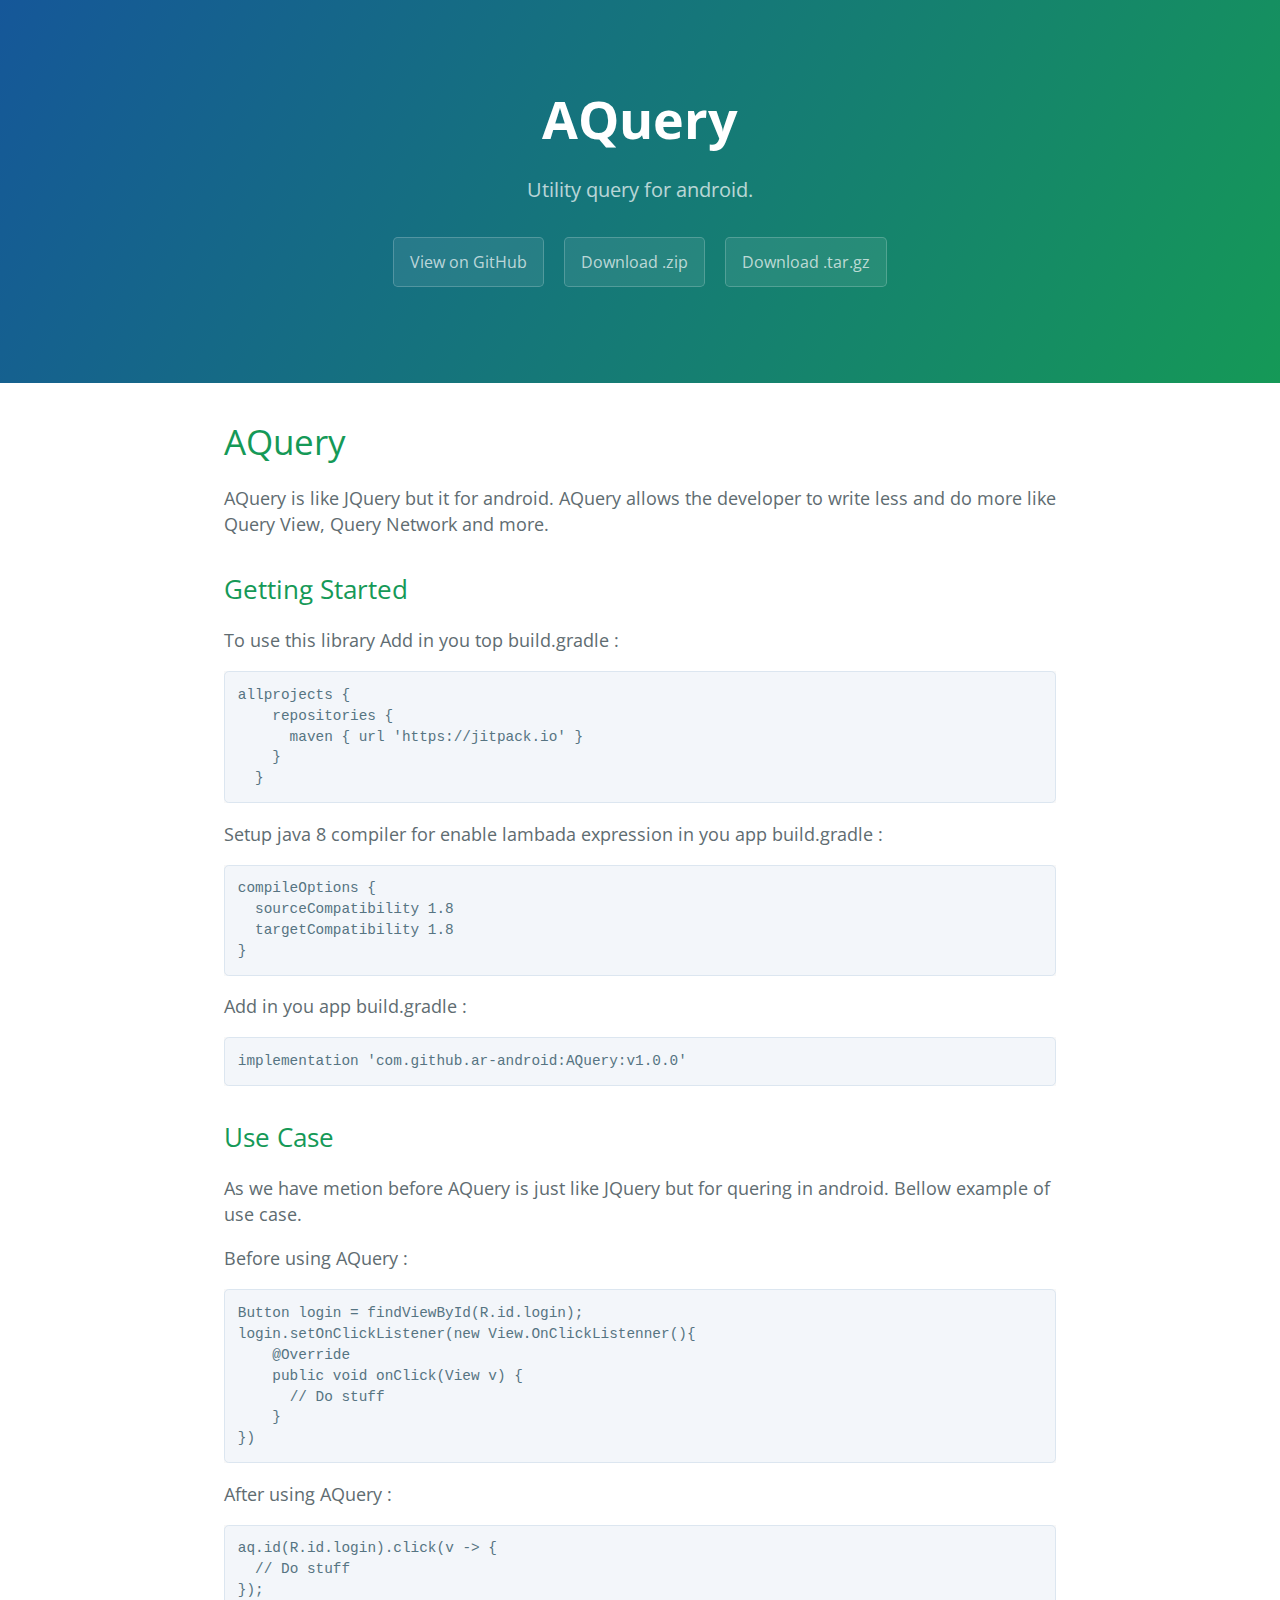
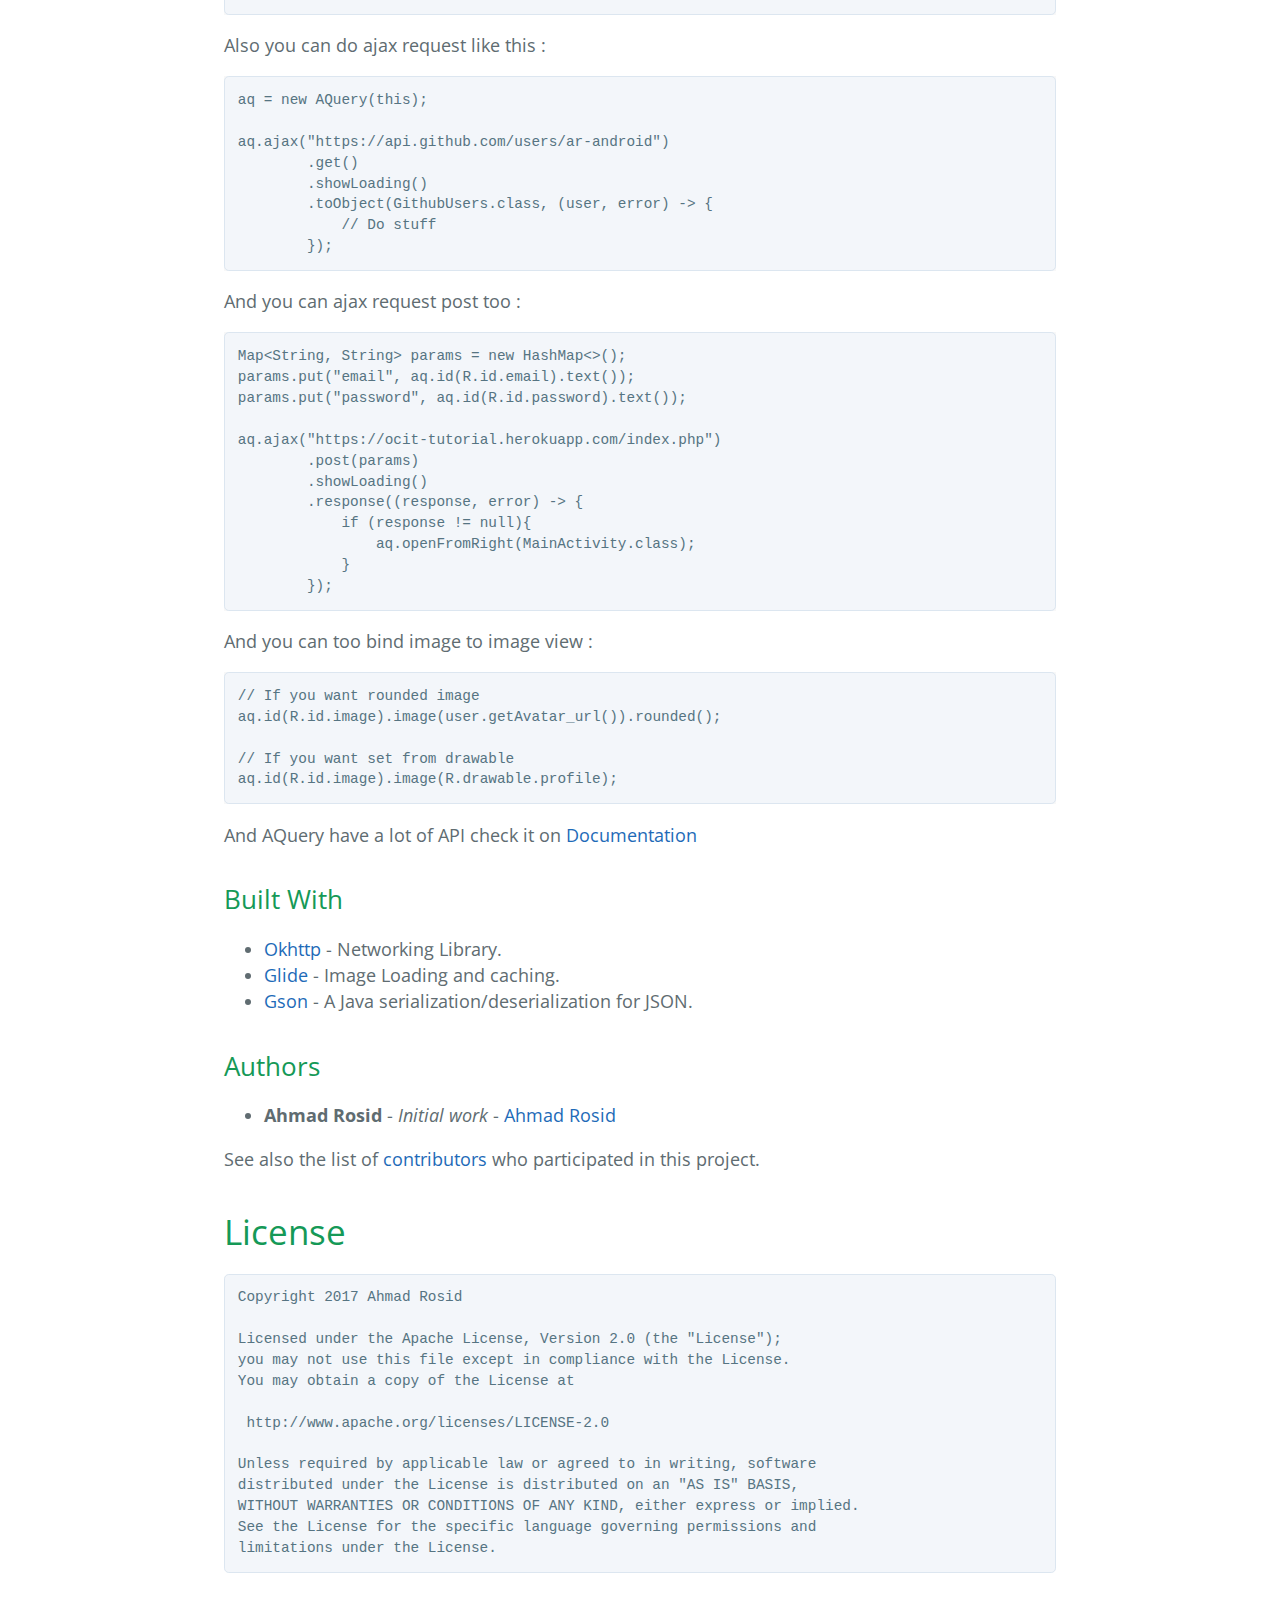
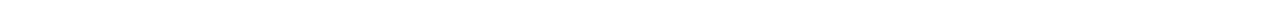
<file: index.html>
<!DOCTYPE html>
<html lang="en-US">
<head>
  <meta charset="UTF-8"><!-- Begin Jekyll SEO tag v2.3.0 -->
  <title>AQuery | Utility query for android.</title>
  <meta content="AQuery" property="og:title">
  <meta content="en_US" property="og:locale">
  <meta content="Utility query for android" name="description">
  <meta content="Utility query for android" property="og:description">
  <link href="https://ar-android.github.io/AQuery/" rel="canonical">
  <meta content="https://ar-android.github.io/AQuery/" property="og:url">
  <meta content="Cayman theme" property="og:site_name">
  <meta content="width=device-width, initial-scale=1" name="viewport">
  <meta content="#157878" name="theme-color">
  <link href='https://fonts.googleapis.com/css?family=Open+Sans:400,700' rel='stylesheet' type='text/css'>
  <link href="css/style.css" rel="stylesheet" type='text/css'>
</head>
<body>
  <section class="page-header">
    <h1 class="project-name">AQuery</h1>
    <h2 class="project-tagline">Utility query for android.</h2><a class="btn" href="https://github.com/ar-android/AQuery">View on GitHub</a> <a class="btn" href="https://github.com/ar-android/AQuery">Download .zip</a> <a class="btn" href="https://github.com/ar-android/AQuery">Download .tar.gz</a>
  </section>
  <section class="main-content">
    <article class="markdown-body entry-content" itemprop="text">
      <h1>AQuery</h1>
      <p>AQuery is like JQuery but it for android. AQuery allows the developer to write less and do more like Query View, Query Network and more.</p>
      <h2><a aria-hidden="true" class="anchor" href="#getting-started" id="user-content-getting-started"></a>Getting Started</h2>
      <p>To use this library Add in you top build.gradle :</p>
      <div class="highlight highlight-source-groovy-gradle">
        <pre><span class="pl-en">allprojects</span> {
    repositories {
      maven { url <span class="pl-s"><span class="pl-pds">'</span>https://jitpack.io<span class="pl-pds">'</span></span> }
    }
  }</pre>
      </div>
      <p>Setup java 8 compiler for enable lambada expression in you app build.gradle :</p>
      <div class="highlight highlight-source-groovy-gradle">
        <pre><span class="pl-en">compileOptions</span> {
  sourceCompatibility <span class="pl-c1">1.8</span>
  targetCompatibility <span class="pl-c1">1.8</span>
}</pre>
      </div>
      <p>Add in you app build.gradle :</p>
      <div class="highlight highlight-source-groovy-gradle">
        <pre>implementation <span class="pl-s"><span class="pl-pds">'</span>com.github.ar-android:AQuery:v1.0.0<span class="pl-pds">'</span></span></pre>
      </div>
      <h2><a aria-hidden="true" class="anchor" href="#usecase" id="user-content-usecase"></a>Use Case</h2>
      <p>As we have metion before AQuery is just like JQuery but for quering in android. Bellow example of use case.</p>
      <p>Before using AQuery :</p>
      <div class="highlight highlight-source-java">
        <pre><span class="pl-smi">Button</span> login <span class="pl-k">=</span> findViewById(<span class="pl-smi">R</span><span class="pl-k">.</span>id<span class="pl-k">.</span>login);
login<span class="pl-k">.</span>setOnClickListener(<span class="pl-k">new</span> <span class="pl-smi">View</span>.<span class="pl-smi">OnClickListenner</span>(){
    <span class="pl-k">@Override</span>
    <span class="pl-k">public</span> <span class="pl-k">void</span> <span class="pl-en">onClick</span>(<span class="pl-smi">View</span> <span class="pl-v">v</span>) {
      <span class="pl-c"><span class="pl-c">//</span> Do stuff</span>
    }
})</pre>
      </div>
      <p>After using AQuery :</p>
      <div class="highlight highlight-source-java">
        <pre>aq<span class="pl-k">.</span>id(<span class="pl-smi">R</span><span class="pl-k">.</span>id<span class="pl-k">.</span>login)<span class="pl-k">.</span>click(v <span class="pl-k">-</span><span class="pl-k">&gt;</span> {
  <span class="pl-c"><span class="pl-c">//</span> Do stuff</span>
});</pre>
      </div>
      <p>Also you can do ajax request like this :</p>
      <div class="highlight highlight-source-java">
        <pre>aq <span class="pl-k">=</span> <span class="pl-k">new</span> <span class="pl-smi">AQuery</span>(<span class="pl-c1">this</span>);

aq<span class="pl-k">.</span>ajax(<span class="pl-s"><span class="pl-pds">"</span>https://api.github.com/users/ar-android<span class="pl-pds">"</span></span>)
        .get()
        .showLoading()
        .toObject(<span class="pl-smi">GithubUsers</span><span class="pl-k">.</span>class, (user, error) <span class="pl-k">-</span><span class="pl-k">&gt;</span> {
            <span class="pl-c"><span class="pl-c">//</span> Do stuff</span>
        });
</pre>
      </div>
      <p>And you can ajax request post too :</p>
      <div class="highlight highlight-source-java">
        <pre><span class="pl-k">Map&lt;<span class="pl-smi">String</span>, <span class="pl-smi">String</span>&gt;</span> params <span class="pl-k">=</span> <span class="pl-k">new</span> <span class="pl-k">HashMap&lt;&gt;</span>();
params<span class="pl-k">.</span>put(<span class="pl-s"><span class="pl-pds">"</span>email<span class="pl-pds">"</span></span>, aq<span class="pl-k">.</span>id(<span class="pl-smi">R</span><span class="pl-k">.</span>id<span class="pl-k">.</span>email)<span class="pl-k">.</span>text());
params<span class="pl-k">.</span>put(<span class="pl-s"><span class="pl-pds">"</span>password<span class="pl-pds">"</span></span>, aq<span class="pl-k">.</span>id(<span class="pl-smi">R</span><span class="pl-k">.</span>id<span class="pl-k">.</span>password)<span class="pl-k">.</span>text());

aq<span class="pl-k">.</span>ajax(<span class="pl-s"><span class="pl-pds">"</span>https://ocit-tutorial.herokuapp.com/index.php<span class="pl-pds">"</span></span>)
        .post(params)
        .showLoading()
        .response((response, error) <span class="pl-k">-</span><span class="pl-k">&gt;</span> {
            <span class="pl-k">if</span> (response <span class="pl-k">!=</span> <span class="pl-c1">null</span>){
                aq<span class="pl-k">.</span>openFromRight(<span class="pl-smi">MainActivity</span><span class="pl-k">.</span>class);
            }
        });
</pre>
      </div>
      <p>And you can too bind image to image view :</p>
      <div class="highlight highlight-source-java">
        <pre><span class="pl-c"><span class="pl-c">//</span> If you want rounded image</span>
aq<span class="pl-k">.</span>id(<span class="pl-smi">R</span><span class="pl-k">.</span>id<span class="pl-k">.</span>image)<span class="pl-k">.</span>image(user<span class="pl-k">.</span>getAvatar_url())<span class="pl-k">.</span>rounded();

<span class="pl-c"><span class="pl-c">//</span> If you want set from drawable</span>
aq<span class="pl-k">.</span>id(<span class="pl-smi">R</span><span class="pl-k">.</span>id<span class="pl-k">.</span>image)<span class="pl-k">.</span>image(<span class="pl-smi">R</span><span class="pl-k">.</span>drawable<span class="pl-k">.</span>profile);
</pre>
      </div>
      <p>And AQuery have a lot of API check it on <a href="https://ar-android.github.io/AQuery">Documentation</a></p>
      <h2><a aria-hidden="true" class="anchor" href="#built-with" id="user-content-built-with"></a>Built With</h2>
      <ul>
        <li>
          <a href="https://github.com/square/okhttp">Okhttp</a> - Networking Library.
        </li>
        <li>
          <a href="https://github.com/bumptech/glide">Glide</a> - Image Loading and caching.
        </li>
        <li>
          <a href="https://github.com/google/gson">Gson</a> - A Java serialization/deserialization for JSON.
        </li>
      </ul>
      <h2><a aria-hidden="true" class="anchor" href="#authors" id="user-content-authors"></a>Authors</h2>
      <ul>
        <li>
          <strong>Ahmad Rosid</strong> - <em>Initial work</em> - <a href="https://github.com/ar-android">Ahmad Rosid</a>
        </li>
      </ul>
      <p>See also the list of <a href="https://github.com/ar-android/AQuery/contributors">contributors</a> who participated in this project.</p>
      <h1><a aria-hidden="true" class="anchor" href="#license" id="user-content-license"></a>License</h1>
      <pre><code>Copyright 2017 Ahmad Rosid

Licensed under the Apache License, Version 2.0 (the "License");
you may not use this file except in compliance with the License.
You may obtain a copy of the License at

 http://www.apache.org/licenses/LICENSE-2.0

Unless required by applicable law or agreed to in writing, software
distributed under the License is distributed on an "AS IS" BASIS,
WITHOUT WARRANTIES OR CONDITIONS OF ANY KIND, either express or implied.
See the License for the specific language governing permissions and
limitations under the License.
</code></pre>
    </article>
  </section>
</body>
</html>
</file>
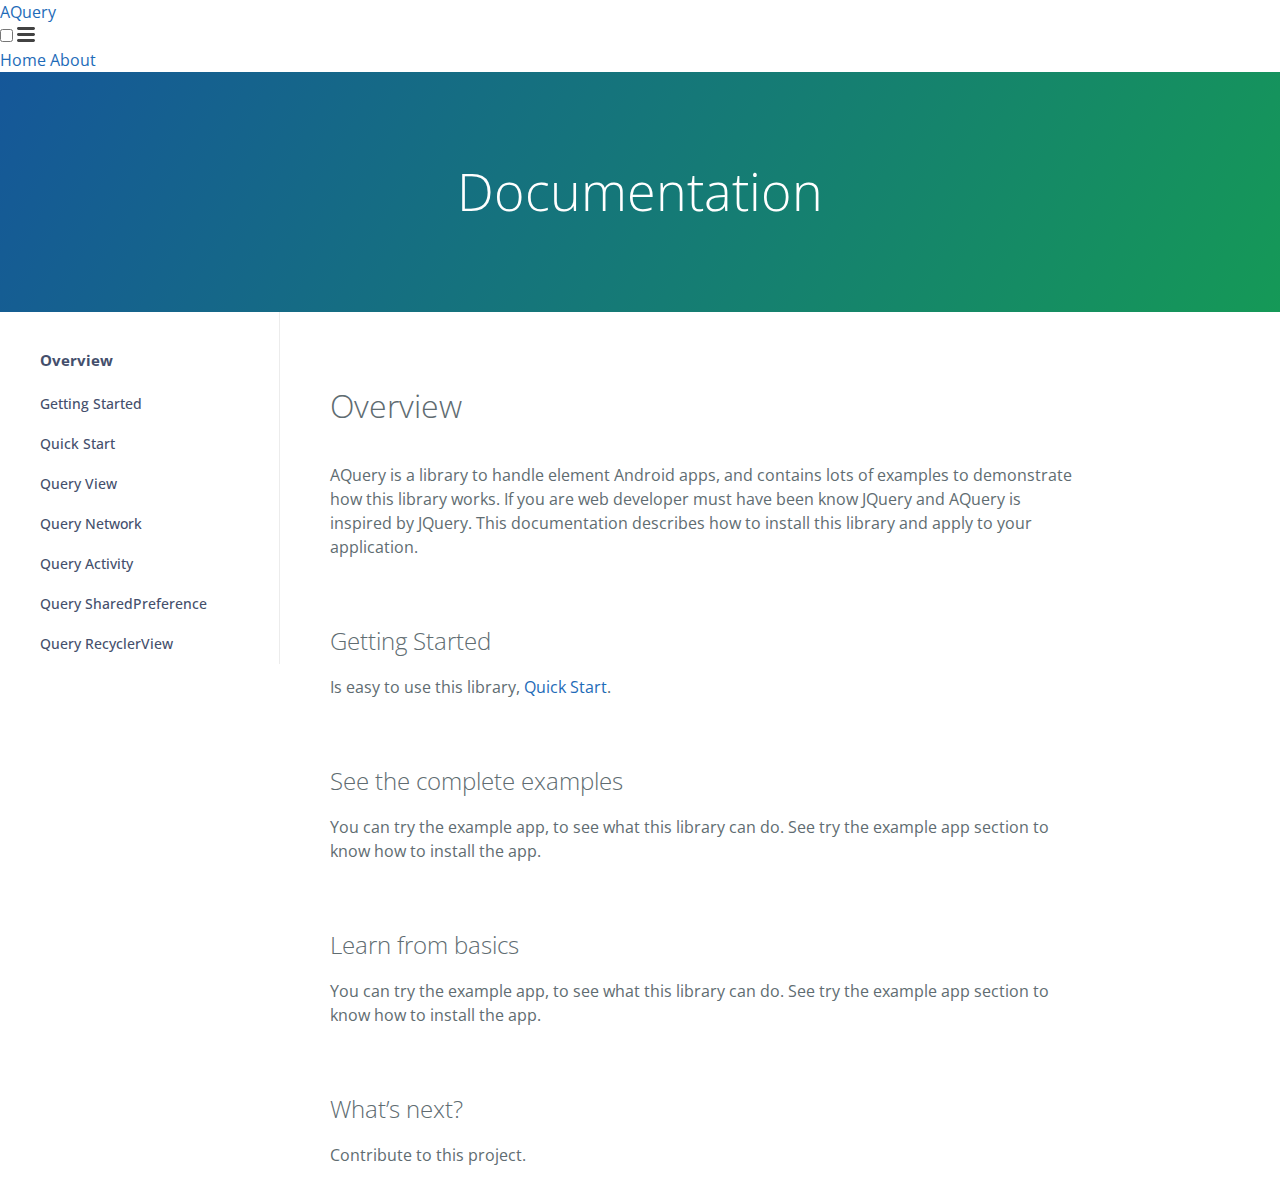
<file: docs/index.html>
<!DOCTYPE html>
<html lang="en-US">
<head>
  <meta charset="UTF-8"><!-- Begin Jekyll SEO tag v2.3.0 -->
  <title>Documentation | AQuery Utility query for android.</title>
  <meta content="AQuery" property="og:title">
  <meta content="en_US" property="og:locale">
  <meta content="Utility query for android" name="description">
  <meta content="Utility query for android" property="og:description">
  <link href="https://ar-android.github.io/AQuery/" rel="canonical">
  <meta content="https://ar-android.github.io/AQuery/" property="og:url">
  <meta content="AQuery" property="og:site_name">
  <meta content="width=device-width, initial-scale=1" name="viewport">
  <meta content="#157878" name="theme-color">
  <link href='https://fonts.googleapis.com/css?family=Open+Sans:400,700' rel='stylesheet' type='text/css'>
  <link href="../css/style.css" rel="stylesheet" type='text/css'>
  <link href="../css/docs.css" rel="stylesheet" type='text/css'>
</head>
<body>
  <header class="site-header" role="banner">
    <div class="wrapper">
      <a class="site-title" href="/">AQuery</a>
      <nav class="site-nav">
        <input class="nav-trigger" id="nav-trigger" type="checkbox"> <label for="nav-trigger"><span class="menu-icon"><svg height="15px" viewbox="0 0 18 15" width="18px">
        <path d="M18,1.484c0,0.82-0.665,1.484-1.484,1.484H1.484C0.665,2.969,0,2.304,0,1.484l0,0C0,0.665,0.665,0,1.484,0 h15.031C17.335,0,18,0.665,18,1.484L18,1.484z" fill="#424242"></path>
        <path d="M18,7.516C18,8.335,17.335,9,16.516,9H1.484C0.665,9,0,8.335,0,7.516l0,0c0-0.82,0.665-1.484,1.484-1.484 h15.031C17.335,6.031,18,6.696,18,7.516L18,7.516z" fill="#424242"></path>
        <path d="M18,13.516C18,14.335,17.335,15,16.516,15H1.484C0.665,15,0,14.335,0,13.516l0,0 c0-0.82,0.665-1.484,1.484-1.484h15.031C17.335,12.031,18,12.696,18,13.516L18,13.516z" fill="#424242"></path></svg></span></label>
        <div class="trigger">
          <a class="page-link" href="/">Home</a> <a class="page-link" href="/about">About</a>
        </div>
      </nav>
    </div>
  </header>
  <section class="page-header">
    <h1 class="project-name">Documentation</h1>
  </section>
  <div id="sidebar-wrapper">
    <ul class="sidebar-nav navigation level-1 open" id="menu">
      <br>
      <li>
        <a class="menu-group-title" href="">Overview</a>
      </li>
      <li class="sidelink hidden-md hidden-lg">
        <a href="#getting-started" >Getting Started</a>
      </li>
      <li class="sidelink hidden-md hidden-lg">
        <a href="quick-start.html" >Quick Start</a>
      </li>
      <li class="sidelink hidden-md hidden-lg">
        <a href="#" >Query View</a>
      </li>
      <li class="sidelink hidden-md hidden-lg">
        <a href="#" >Query Network</a>
      </li>
      <li class="sidelink hidden-md hidden-lg">
        <a href="#" >Query Activity</a>
      </li>
      <li class="sidelink hidden-md hidden-lg">
        <a href="#" >Query SharedPreference</a>
      </li>
      <li class="sidelink hidden-md hidden-lg">
        <a href="#" >Query RecyclerView</a>
      </li>
    </ul>
  </div>
  <div id="wrapper">
    <div class="documentation-wrapper">
      <div id="documentation">
        <h1>Overview</h1>
        <p>AQuery is a library to handle element Android apps, and contains lots of examples to demonstrate how this library works. If you are web developer must have been know JQuery and AQuery is inspired by JQuery. This documentation describes how to install this library and apply to your application.</p>

        <h2 id="getting-started">Getting Started</h2>
        <p>Is easy to use this library, <a href="quick-start.html">Quick Start</a>.</p>

        <h2 id="complete-example">See the complete examples</h2>
        <p>You can try the example app, to see what this library can do. See try the example app section to know how to install the app.</p>

        <h2 id="complete-example">Learn from basics</h2>
        <p>You can try the example app, to see what this library can do. See try the example app section to know how to install the app.</p>

        <h2 id="whats-next">What’s next?</h2>
        <p>Contribute to this project.</p>
      </div>
    </div>
  </div>
</body>
</html>
</file>
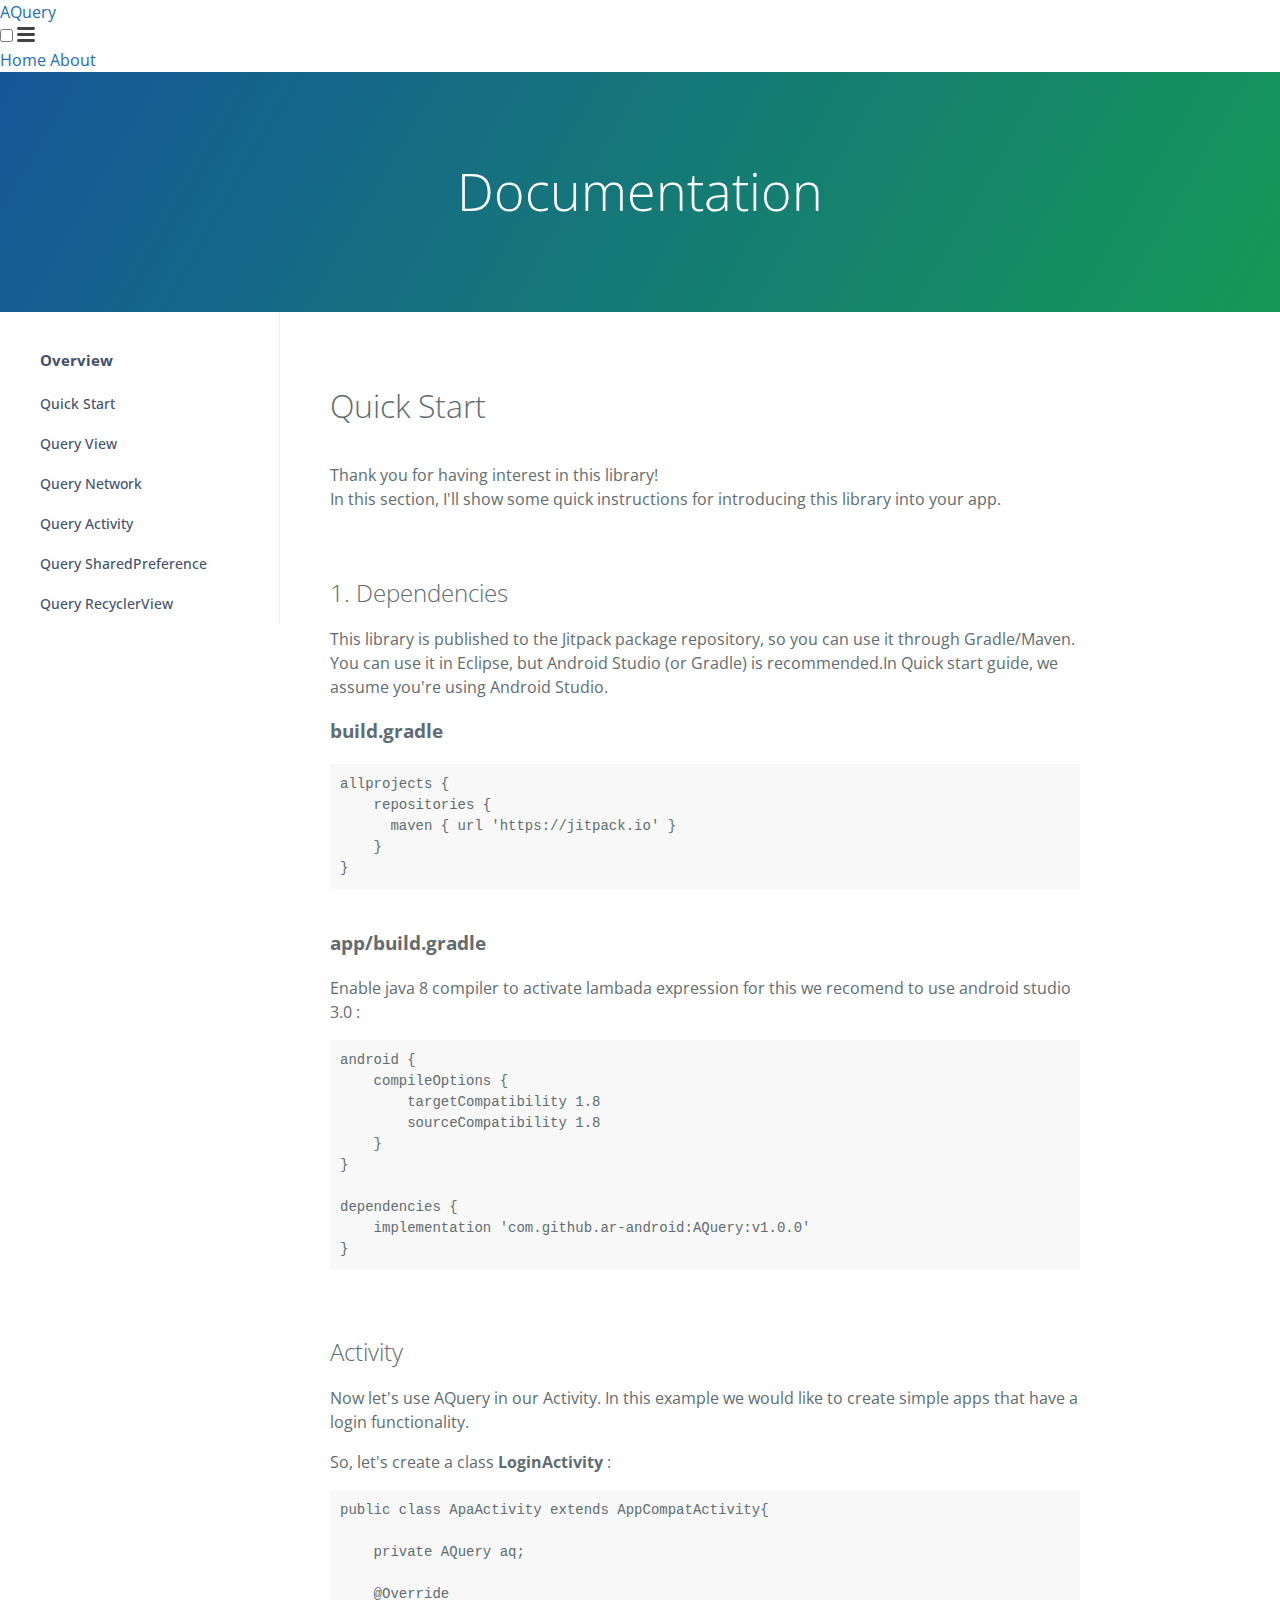
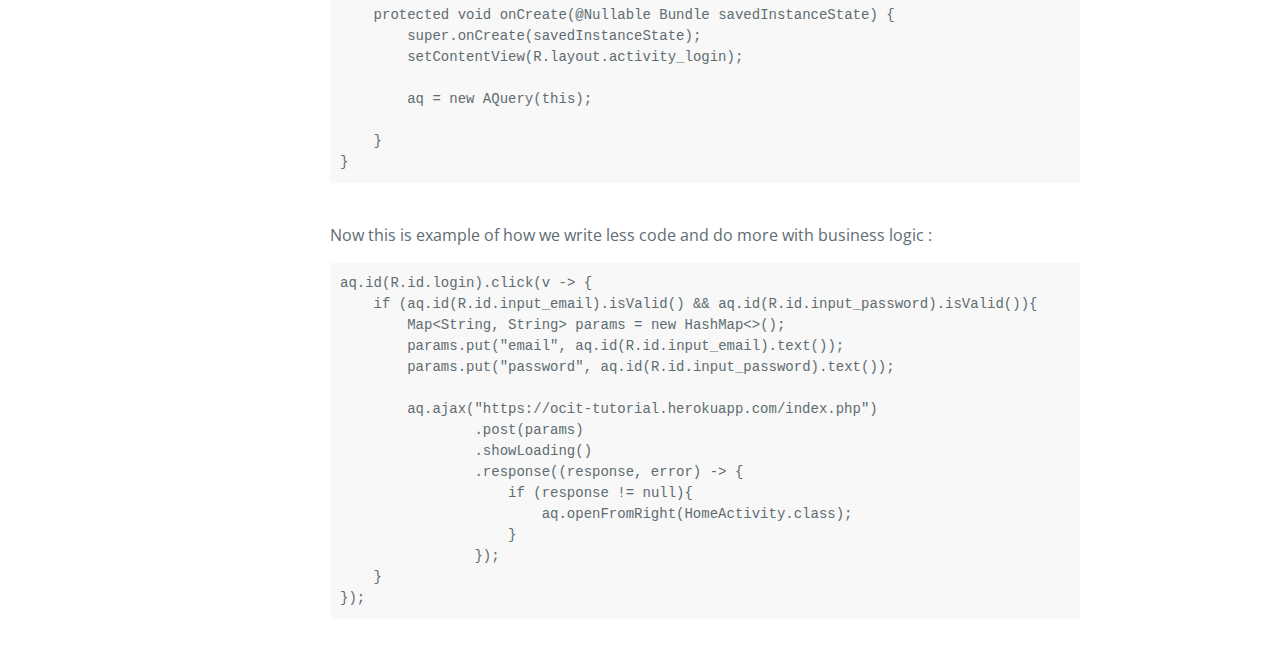
<file: docs/quick-start.html>
<!DOCTYPE html>
<html lang="en-US">
<head>
  <meta charset="UTF-8"><!-- Begin Jekyll SEO tag v2.3.0 -->
  <title>Documentation | AQuery Utility query for android.</title>
  <meta content="AQuery" property="og:title">
  <meta content="en_US" property="og:locale">
  <meta content="Utility query for android" name="description">
  <meta content="Utility query for android" property="og:description">
  <link href="https://ar-android.github.io/AQuery/" rel="canonical">
  <meta content="https://ar-android.github.io/AQuery/" property="og:url">
  <meta content="AQuery" property="og:site_name">
  <meta content="width=device-width, initial-scale=1" name="viewport">
  <meta content="#157878" name="theme-color">
  <link href='https://fonts.googleapis.com/css?family=Open+Sans:400,700' rel='stylesheet' type='text/css'>
  <link href="../css/style.css" rel="stylesheet" type='text/css'>
  <link href="../css/docs.css" rel="stylesheet" type='text/css'>
</head>
<body>
  <header class="site-header" role="banner">
    <div class="wrapper">
      <a class="site-title" href="/">AQuery</a>
      <nav class="site-nav">
        <input class="nav-trigger" id="nav-trigger" type="checkbox"> <label for="nav-trigger"><span class="menu-icon"><svg height="15px" viewbox="0 0 18 15" width="18px">
        <path d="M18,1.484c0,0.82-0.665,1.484-1.484,1.484H1.484C0.665,2.969,0,2.304,0,1.484l0,0C0,0.665,0.665,0,1.484,0 h15.031C17.335,0,18,0.665,18,1.484L18,1.484z" fill="#424242"></path>
        <path d="M18,7.516C18,8.335,17.335,9,16.516,9H1.484C0.665,9,0,8.335,0,7.516l0,0c0-0.82,0.665-1.484,1.484-1.484 h15.031C17.335,6.031,18,6.696,18,7.516L18,7.516z" fill="#424242"></path>
        <path d="M18,13.516C18,14.335,17.335,15,16.516,15H1.484C0.665,15,0,14.335,0,13.516l0,0 c0-0.82,0.665-1.484,1.484-1.484h15.031C17.335,12.031,18,12.696,18,13.516L18,13.516z" fill="#424242"></path></svg></span></label>
        <div class="trigger">
          <a class="page-link" href="/">Home</a> <a class="page-link" href="/about">About</a>
        </div>
      </nav>
    </div>
  </header>
  <section class="page-header">
    <h1 class="project-name">Documentation</h1>
  </section>
  <div id="sidebar-wrapper">
    <ul class="sidebar-nav navigation level-1 open" id="menu">
      <br>
      <li>
        <a class="menu-group-title" href="/docs">Overview</a>
      </li>
      <li class="sidelink hidden-md hidden-lg">
        <a href="quick-start.html" >Quick Start</a>
      </li>
      <li class="sidelink hidden-md hidden-lg">
        <a href="#" >Query View</a>
      </li>
      <li class="sidelink hidden-md hidden-lg">
        <a href="#" >Query Network</a>
      </li>
      <li class="sidelink hidden-md hidden-lg">
        <a href="#" >Query Activity</a>
      </li>
      <li class="sidelink hidden-md hidden-lg">
        <a href="#" >Query SharedPreference</a>
      </li>
      <li class="sidelink hidden-md hidden-lg">
        <a href="#" >Query RecyclerView</a>
      </li>
    </ul>
  </div>
  <div id="wrapper">
    <div class="documentation-wrapper">
      <div id="documentation">
        <h1>Quick Start</h1>
        <p>Thank you for having interest in this library!
          <br>In this section, I'll show some quick instructions for introducing this library into your app.</p>
        <h2>1. Dependencies</h2>
        <p>This library is published to the Jitpack package repository, so you can use it through Gradle/Maven.<br>You can use it in Eclipse, but Android Studio (or Gradle) is recommended.In Quick start guide, we assume you're using Android Studio.</p>
        <h3>build.gradle</h3>
        <div class="highlight">
        <pre><span class="pl-en">allprojects</span> {
    repositories {
      maven { url <span class="pl-s"><span class="pl-pds">'</span>https://jitpack.io<span class="pl-pds">'</span></span> }
    }
}</pre></div>
        <h3>app/build.gradle</h3>
        <p>Enable java 8 compiler to activate lambada expression for this we recomend to use android studio 3.0 :</p>
        <div class="highlight highlight-source-groovy-gradle"><pre><span class="pl-en">android</span> {
    compileOptions {
        targetCompatibility <span class="pl-c1">1.8</span>
        sourceCompatibility <span class="pl-c1">1.8</span>
    }
}

<span class="pl-en">dependencies</span> {
    implementation <span class="pl-s"><span class="pl-pds">'</span>com.github.ar-android:AQuery:v1.0.0<span class="pl-pds">'</span></span>
}</pre></div>
      <h2>Activity</h2>
      <p>Now let's use AQuery in our Activity. In this example we would like to create simple apps that have a login functionality.</p>
      <p>So, let's create a class <strong>LoginActivity</strong> : </p>

      <div class="highlight highlight-source-java"><pre><span class="pl-k">public</span> <span class="pl-k">class</span> <span class="pl-en">ApaActivity</span> <span class="pl-k">extends</span> <span class="pl-e">AppCompatActivity</span>{

    <span class="pl-k">private</span> <span class="pl-smi">AQuery</span> aq;

    <span class="pl-k">@Override</span>
    <span class="pl-k">protected</span> <span class="pl-k">void</span> <span class="pl-en">onCreate</span>(<span class="pl-k">@Nullable</span> <span class="pl-smi">Bundle</span> <span class="pl-v">savedInstanceState</span>) {
        <span class="pl-c1">super</span><span class="pl-k">.</span>onCreate(savedInstanceState);
        setContentView(<span class="pl-smi">R</span><span class="pl-k">.</span>layout<span class="pl-k">.</span>activity_login);

        aq <span class="pl-k">=</span> <span class="pl-k">new</span> <span class="pl-smi">AQuery</span>(<span class="pl-c1">this</span>);

    }
}
</pre></div>

      <p>Now this is example of how we write less code and do more with business logic :</p>
<div class="highlight highlight-source-java"><pre>aq<span class="pl-k">.</span>id(<span class="pl-smi">R</span><span class="pl-k">.</span>id<span class="pl-k">.</span>login)<span class="pl-k">.</span>click(v <span class="pl-k">-</span><span class="pl-k">&gt;</span> {
    <span class="pl-k">if</span> (aq<span class="pl-k">.</span>id(<span class="pl-smi">R</span><span class="pl-k">.</span>id<span class="pl-k">.</span>input_email)<span class="pl-k">.</span>isValid() <span class="pl-k">&amp;&amp;</span> aq<span class="pl-k">.</span>id(<span class="pl-smi">R</span><span class="pl-k">.</span>id<span class="pl-k">.</span>input_password)<span class="pl-k">.</span>isValid()){
        <span class="pl-k">Map&lt;<span class="pl-smi">String</span>, <span class="pl-smi">String</span>&gt;</span> params <span class="pl-k">=</span> <span class="pl-k">new</span> <span class="pl-k">HashMap&lt;&gt;</span>();
        params<span class="pl-k">.</span>put(<span class="pl-s"><span class="pl-pds">"</span>email<span class="pl-pds">"</span></span>, aq<span class="pl-k">.</span>id(<span class="pl-smi">R</span><span class="pl-k">.</span>id<span class="pl-k">.</span>input_email)<span class="pl-k">.</span>text());
        params<span class="pl-k">.</span>put(<span class="pl-s"><span class="pl-pds">"</span>password<span class="pl-pds">"</span></span>, aq<span class="pl-k">.</span>id(<span class="pl-smi">R</span><span class="pl-k">.</span>id<span class="pl-k">.</span>input_password)<span class="pl-k">.</span>text());

        aq<span class="pl-k">.</span>ajax(<span class="pl-s"><span class="pl-pds">"</span>https://ocit-tutorial.herokuapp.com/index.php<span class="pl-pds">"</span></span>)
                .post(params)
                .showLoading()
                .response((response, error) <span class="pl-k">-</span><span class="pl-k">&gt;</span> {
                    <span class="pl-k">if</span> (response <span class="pl-k">!=</span> <span class="pl-c1">null</span>){
                        aq<span class="pl-k">.</span>openFromRight(<span class="pl-smi">HomeActivity</span><span class="pl-k">.</span>class);
                    }
                });
    }
});</pre></div>
      </div>
    </div>
  </div>
</body>
</html>
</file>
<file: css/docs.css>
h1{
  font-weight: 300;
}
.highlight pre{
  padding:10px;
}

@keyframes ani-rotate {
  from {
    transform: rotate(0deg)
  }
  to {
    transform: rotate(360deg)
  }
}
@keyframes ani-thrust-line {
  0% {
    height: 3px
  }
  20% {
    height: 15px
  }
  100% {
    height: 3px
  }
}
.container-fluid, .navbar .container-fluid {
  max-width: 1920px
}
#wrapper {
  width: 100%;
  background: #FFFFFF;
}
.documentation-wrapper {
  max-width: 1920px;
  padding-left: 280px;
  margin: 0 auto
}
@media screen and (max-width: 991px) {
  .documentation-wrapper {
    padding-left: 0
  }
}
#documentation {
  max-width: 870px;
  width: 75%;
  margin-left: 50px;
}
@media only screen and (max-width: 480px) {
  #documentation {
    width: auto;
    margin: 0 20px
  }
}
.image {
  margin-top: 20px;
  margin-bottom: 40px
}
.image img {
  margin: 0 auto;
  display: block;
  width: 100%;
  border: 1px solid #bdc0cb;
  border: none
}
.navbar {
  margin-bottom: 0
}
.navigation {
  list-style: none;
  margin: 0;
  padding: 0;
  background: #FFF
}
.navigation ul {
  list-style: none;
  padding: 0;
  margin: 0;
  position: relative
}
.navigation ul li a {
  padding-left: 40px
}
.navigation ul.level-2 .menu-group-title {
  font-size: 14px;
  font-weight: 700
}
.navigation ul.level-3::before {
  content: "";
  width: 1px;
  position: absolute;
  background-color: #000;
  opacity: 0.08;
  left: 58px;
  top: 11px;
  bottom: 11px;
  height: initial
}
.navigation li {
  font-size: 14px
}
.navigation li.primary>a {
  height: 48px;
  line-height: 48px;
  font-size: 15px;
  font-weight: 700
}
.navigation li .active {
  color: #00aadf
}
.navigation li .active:not(.menu-group-title) {
  background-color: rgba(0, 170, 223, 0.08)
}
.navigation li a {
  height: 40px;
  width: 100%;
  display: inline-block;
  line-height: 40px;
  vertical-align: middle;
  color: #444f6c;
  text-decoration: none;
  padding-left: 24px;
  font-size: 14px;
  transition: all .2s linear 0s
}
.navigation li a:hover, .navigation li a:active, .navigation li a:focus {
  background-color: rgba(0, 170, 223, 0.16)
}
.navigation.level-1>li>a {
  font-size: 15px;
  font-weight: 700;
  height: 48px;
  line-height: 48px
}
.navigation .sidelink a {
  font-weight: 500 !important;
  font-size: 14px !important;
  height: 40px !important;
  line-height: 40px !important
}
.navigation .button-signup {
  color: #00aadf;
  font-weight: 700;
  font-size: 15px
}
.navigation .menu-button-signup {
  padding: 15px 0;
  border-top: 1px solid #DDD;
  border-bottom: 1px solid #DDD;
  margin: 15px 0 !important
}
#pager-wrapper {
  max-width: 1440px;
  margin: 80px auto 0
}
#pager-wrapper .pager {
  background: #FFFFFF;
  margin: 0 0 0 280px
}
@media only screen and (max-width: 992px) {
  #pager-wrapper .pager {
    margin-left: 0
  }
}
#pager-wrapper .pager a {
  width: 50%;
  border: none;
  border-radius: 0;
  height: 88px;
  padding-top: 31px
}
@media only screen and (max-width: 640px) {
  #pager-wrapper .pager a {
    height: 72px;
    padding-top: 28px;
    line-height: normal
  }
}
#pager-wrapper .pager .previous a {
  background-color: rgba(0, 170, 223, 0.08);
  color: #00aadf;
  transition: background 0.2s linear
}
#pager-wrapper .pager .previous a:hover {
  background-color: rgba(0, 170, 223, 0.14)
}
#pager-wrapper .pager .previous a::before {
  content: " ";
  display: inline-block;
  width: 13px;
  height: 13px;
  margin-right: 24px;
  background: url(/img/icon-arrow-left.svg) center center no-repeat;
  vertical-align: middle;
  margin-bottom: 1px
}
@media only screen and (max-width: 640px) {
  #pager-wrapper .pager .previous a {
    color: transparent;
    width: 72px !important;
    overflow: hidden
  }
}
#pager-wrapper .pager .next a {
  background-color: #00aadf;
  color: #fff;
  transition: background 0.2s linear
}
#pager-wrapper .pager .next a:hover {
  background-color: #00bef7
}
#pager-wrapper .pager .next a::after {
  content: " ";
  display: inline-block;
  background: url(/img/icon-arrow-right.svg) center center no-repeat;
  width: 15px;
  height: 13px;
  vertical-align: middle
}
@media only screen and (max-width: 640px) {
  #pager-wrapper .pager .next a::after {
    height: 72px;
    line-height: 72px;
    background-size: 15px 13px;
    vertical-align: middle;
    margin-left: -24px
  }
}
#pager-wrapper .pager .next a span {
  display: inline-block;
  vertical-align: middle;
  margin-right: 24px
}
@media only screen and (max-width: 640px) {
  #pager-wrapper .pager .next a span {
    margin-right: 36px
  }
}
@media only screen and (max-width: 640px) {
  #pager-wrapper .pager .next a {
    width: calc(100% - 72px);
    padding: 0 10px 0 0
  }
}
@media only screen and (max-width: 640px) {
  #pager-wrapper .pager .previous {
    overflow: hidden;
    width: 72px !important
  }
}
#pager-wrapper .pager img {
  position: relative;
  width: 13px;
  height: 13px;
  bottom: 1px
}
#pager-wrapper .pager .docs-pager-icon-left {
  right: 24px
}
#pager-wrapper .pager .docs-pager-icon-right {
  left: 24px
}
#pager-wrapper .pager .inactive {
  background-color: rgba(0, 170, 223, 0.08);
  float: left;
  width: 50%;
  height: 88px;
  padding-top: 32px
}
#pager-wrapper .pager .inactive.next {
  background-color: #00aadf
}
@media only screen and (max-width: 640px) {
  #pager-wrapper .pager .inactive.next {
    width: calc(100% - 72px)
  }
}
#pager-wrapper .pager .inactive a {
  display: none
}
@media only screen and (max-width: 640px) {
  #pager-wrapper .pager .inactive {
    height: 72px
  }
}
.footer {
  position: fixed;
  bottom: 0;
  width: 100%;
  z-index: -1
}
@media only screen and (max-width: 640px) {
  .footer {
    position: static
  }
}
.footer .signup {
  text-align: center;
  background-color: #00AADF;
  padding: 0 24px
}
.footer .signup .signup-title {
  font-size: 45px;
  line-height: 60px;
  color: #fff;
  font-weight: 100;
  text-align: center;
  padding-top: 80px;
  margin-bottom: 15px
}
@media only screen and (max-width: 480px) {
  .footer .signup .signup-title {
    font-size: 36px;
    line-height: 46px;
    max-width: 240px;
    margin: 0 auto 15px;
    padding-top: 60px
  }
}
.footer .signup .signup-description {
  color: rgba(255, 255, 255, 0.8);
  line-height: 30px;
  max-width: 570px;
  margin: 0 auto 32px
}
@media only screen and (max-width: 480px) {
  .footer .signup .signup-description {
    width: 100%;
    margin-bottom: 30px
  }
}
.footer .signup .signup-email {
  width: 370px;
  height: 56px;
  border-radius: 0;
  background-color: transparent;
  padding: 1px 0 0;
  margin-bottom: 80px;
  margin-right: 8px;
  border: none;
  border-bottom: 1px solid rgba(255, 255, 255, 0.7);
  color: #FFF;
  transition: all .2s linear 0s
}
.footer .signup .signup-email::-webkit-input-placeholder {
  color: rgba(255, 255, 255, 0.7)
}
.footer .signup .signup-email::-moz-placeholder {
  color: rgba(255, 255, 255, 0.7);
  opacity: 1
}
.footer .signup .signup-email:-ms-input-placeholder {
  color: rgba(255, 255, 255, 0.7)
}
.footer .signup .signup-email:-moz-placeholder {
  color: rgba(255, 255, 255, 0.7);
  opacity: 1
}
.footer .signup .signup-email:focus {
  color: #ffffff;
  border-color: #ffffff;
  background: none
}
@media only screen and (max-width: 640px) {
  .footer .signup .signup-email {
    margin-bottom: 12px;
    margin-left: auto;
    margin-right: auto;
    width: 100%;
    max-width: 280px;
    display: block
  }
}
.footer .signup .signup-button {
  width: 188px;
  height: 56px;
  border: 1px solid #fff;
  border-radius: 4px;
  background-color: #fff;
  text-transform: uppercase;
  margin-bottom: 40px;
  font-weight: bold;
  font-size: 14px;
  letter-spacing: 1px;
  padding: 0;
  transition: all .2s linear 0s
}
.footer .signup .signup-button:hover, .footer .signup .signup-button:focus, .footer .signup .signup-button:active {
  background-color: #f4f4f4;
  border-color: #f4f4f4
}
@media only screen and (max-width: 640px) {
  .footer .signup .signup-button {
    width: 100%;
    max-width: 280px;
    margin-bottom: 60px
  }
}
.footer .bottom-footer {
  background-color: #232b40;
  height: 90px;
  color: #7b7f8c;
  padding-top: 22px
}
@media only screen and (max-width: 640px) {
  .footer .bottom-footer {
    height: 326px
  }
}
.footer .bottom-footer .container-fluid {
  max-width: 1210px
}
.footer .bottom-footer .footer-logo {
  background-image: url("../img/shoutem_logo_footer.png");
  width: 85px;
  height: 30px;
  background-size: 100%;
  background-repeat: no-repeat;
  opacity: 0.4;
  float: left;
  margin-top: 9px;
  transition: all .2s linear 0s
}
@media only screen and (max-width: 640px) {
  .footer .bottom-footer .footer-logo {
    float: none;
    display: block;
    margin-bottom: 24px
  }
}
@media only screen and (max-width: 640px) {
  .footer .bottom-footer .footer-logo {
    margin: 8px 0 12px
  }
}
.footer .bottom-footer .footer-logo:hover, .footer .bottom-footer .footer-logo:active {
  opacity: 1
}
.footer .bottom-footer .footer-menu {
  float: right;
  opacity: 1;
  color: #7b7f8c;
  list-style: none;
  margin-top: 10px;
  margin-left: 0;
  padding-left: 0
}
@media only screen and (max-width: 640px) {
  .footer .bottom-footer .footer-menu {
    float: none;
    padding: 0
  }
}
@media only screen and (max-width: 640px) {
  .footer .bottom-footer .footer-menu {
    margin-top: 0
  }
}
.footer .bottom-footer .footer-menu li {
  float: left
}
@media only screen and (max-width: 640px) {
  .footer .bottom-footer .footer-menu li {
    float: none;
    display: block
  }
}
.footer .bottom-footer .footer-menu li.icon-twitter a, .footer .bottom-footer .footer-menu li.icon-github a {
  background-image: url(/img/icon-twitter.svg);
  background-repeat: no-repeat;
  background-size: 22px;
  background-position: center;
  text-indent: -100px;
  width: 24px;
  height: 24px;
  overflow: hidden;
  display: inline-block;
  margin-left: 48px;
  margin-top: 3px;
  opacity: 0.4
}
.footer .bottom-footer .footer-menu li.icon-twitter a:hover, .footer .bottom-footer .footer-menu li.icon-twitter a:active, .footer .bottom-footer .footer-menu li.icon-github a:hover, .footer .bottom-footer .footer-menu li.icon-github a:active {
  opacity: 1
}
@media only screen and (max-width: 640px) {
  .footer .bottom-footer .footer-menu li.icon-twitter a, .footer .bottom-footer .footer-menu li.icon-github a {
    margin-top: 0
  }
}
@media only screen and (max-width: 640px) {
  .footer .bottom-footer .footer-menu li.icon-twitter a {
    margin-left: 24px
  }
}
@media only screen and (max-width: 640px) {
  .footer .bottom-footer .footer-menu li.icon-github:before {
    content: "Follow";
    text-transform: uppercase;
    font-size: 13px;
    letter-spacing: 1px;
    display: block;
    color: #888fa1;
    opacity: 0.5;
    margin: 23px 0 17px
  }
}
.footer .bottom-footer .footer-menu li.icon-github a {
  background-image: url(/img/icon-github.svg);
  background-size: 20px;
  margin-left: 37px
}
@media only screen and (max-width: 640px) {
  .footer .bottom-footer .footer-menu li.icon-github a {
    margin-left: 0;
    float: left
  }
}
.footer .bottom-footer .footer-menu a {
  color: #888fa1;
  transition: all .2s linear 0s;
  font-size: 14px;
  padding: 10px 11px;
  margin-left: 22px
}
.footer .bottom-footer .footer-menu a:hover, .footer .bottom-footer .footer-menu a:active {
  color: white;
  text-decoration: none
}
@media only screen and (max-width: 640px) {
  .footer .bottom-footer .footer-menu a {
    margin-left: 0;
    display: block;
    padding: 5px 0
  }
}
@keyframes ani-rotate {
  from {
    transform: rotate(0deg)
  }
  to {
    transform: rotate(360deg)
  }
}
@keyframes ani-thrust-line {
  0% {
    height: 3px
  }
  20% {
    height: 15px
  }
  100% {
    height: 3px
  }
}
.mobile-menu-overlay {
  position: fixed;
  visibility: hidden;
  top: 0;
  right: 0;
  width: 100%;
  height: 100%;
  z-index: 1060;
  transition: visibility 0.5s
}
@media only screen and (max-width: 992px) {
  .mobile-menu-overlay.open {
    visibility: visible
  }
  .mobile-menu-overlay.open .navigation {
    transform: translate(0, 0);
    transform: translate3d(0, 0, 0)
  }
  .mobile-menu-overlay.open .close-menu-overlay {
    opacity: 1
  }
}
.mobile-menu-overlay .navigation {
  position: absolute;
  right: 0;
  padding-top: 24px;
  width: 286px;
  height: 100%;
  overflow: auto;
  background: #FFF;
  transform: translate(100%, 0);
  transform: translate3d(100%, 0, 0);
  transition: transform .5s
}
.mobile-menu-overlay .navigation ul li a {
  padding-left: 40px
}
@media only screen and (max-width: 359px) {
  .mobile-menu-overlay .navigation {
    width: 256px
  }
}
.mobile-menu-overlay .close-menu-overlay {
  position: absolute;
  height: 100%;
  width: 100%;
  top: 0;
  left: 0;
  background: rgba(68, 79, 108, 0.5);
  opacity: 0;
  transition: opacity 0.5s
}
.list-cards {
  display: flex;
  justify-content: space-between;
  margin-top: 40px
}
@media only screen and (max-width: 768px) {
  .list-cards {
    flex-direction: column
  }
  .list-cards .card {
    margin-left: auto;
    margin-right: auto;
    margin-top: 48px
  }
}
.card {
  display: inline-block
}
.card.rounded {
  border-radius: 4px
}
.card.rounded .card-image {
  border-top-left-radius: 4px;
  border-top-right-radius: 4px
}
.card.shadowed {
  box-shadow: 0 2px 2px 0 rgba(0, 0, 0, 0.1), 0 0 2px 0 rgba(0, 0, 0, 0.1);
  transition: box-shadow ease-out 0.2s
}
.card.shadowed:hover, .card.shadowed:active {
  box-shadow: 0 19px 38px 0 rgba(0, 0, 0, 0.3), 0 15px 12px 0 rgba(0, 0, 0, 0.2)
}
.card img {
  max-width: 100%
}
.card .card-content .card-title {
  margin-top: 16px;
  font-size: 15px;
  font-weight: normal;
  line-height: 24px;
  text-transform: none;
  color: #444f6c
}
@media only screen and (max-width: 768px) {
  .card .card-content .card-title {
    margin-top: 0;
    line-height: normal
  }
}
.card .card-content p {
  color: #888fa1;
  font-size: 14px;
  line-height: 24px
}
@media only screen and (max-width: 768px) {
  .card .card-content p {
    margin-top: 4px
  }
}
h1 {
  margin-top: 70px;
  margin-bottom: 33px
}
@media only screen and (max-width: 480px) {
  h1 {
    font-size: 36px;
    margin-top: 34px
  }
}
h2 {
  font-weight: 300;
  margin-top: 64px;
  margin-bottom: 16px
}
@media only screen and (max-width: 480px) {
  h2 {
    font-size: 18px;
    line-height: 32px;
    margin-top: 48px;
    font-weight: 500
  }
}
h2[id^=api], h2[id^=example], h2[id^=examples] {
  margin-top: 8px
}
@media only screen and (max-width: 480px) {
  h3 {
    font-size: 16px;
    line-height: 30px;
    font-weight: 500
  }
}
h4 {
  font-size: 15px
}
code {
  border-radius: 2px
}
h3 code, h4 code {
  background: inherit;
  font-weight: inherit;
  color: inherit;
  font-size: inherit
}
.docs-component-image {
  max-width: 100%;
  margin-bottom: 24px
}
.docs-codeblock-path {
  color: #888fa1;
  font-size: 15px
}
pre code.language-shellsession {
  color: #697289 !important;
  display: block;
  padding: 10px;
}
pre code.language-shellsession::first-line {
  color: #343D59;
}
pre code.language-shellsession .dollar-sign {
  color: #697289
}
h4[id^=jsx-declaration] {
  margin-top: -28px
}
h4[id^=jsx-declaration], h4[id^=style] {
  margin-bottom: 16px
}
h4[id^=jsx-declaration]+pre, h4[id^=style]+pre {
  margin-bottom: 44px
}
h4[id^=props]+ul, h4[id^=style]+ul {
  margin-bottom: 44px
}
code[class*="language-"], pre[class*="language-"] {
  font-family: SourceCodePro-Medium, Menlo, Monaco, Consolas, "Courier New", monospace;
  text-shadow: none;
  color: #444f6c;
  line-height: 24px
}
:not(pre)>code[class*="language-"], pre[class*="language-"] {
  background-color: #f3f3f3
}
pre code {
  color: #444f6c
}
pre {
  font-size: 14px;
  border: none
}
pre, pre[class*="language-"] {
  margin-bottom: 40px
}
blockquote p {
  color: #444f6c;
  font-size: 16px;
  line-height: 28px
}
blockquote h4+p {
  margin-top: -16px
}
blockquote ol:last-child, blockquote p:last-child, blockquote ul:last-child {
  margin-bottom: 9px
}
blockquote {
  border-left: 1px solid #C4C7D0
}
blockquote h4 {
  margin-top: 20px
}
blockquote p {
  margin-top: 13px
}
blockquote {
  font-size: 18px;
  padding: 1px 38px
}
p>a {
  border-bottom: 1px solid rgba(0, 170, 223, 0);
  transition: border-bottom-color 0.2s linear
}
p>a:hover {
  text-decoration: none;
  border-bottom-color: #00aadf
}
pre[data-line] {
  padding-left: 1em
}
.line-highlight {
  background: #00aadf;
  opacity: 0.2
}
.line-highlight:before, .line-highlight[data-end]:after {
  content: ""
}
#documentation {
  opacity: 1;
  transition: opacity 0.2s
}
.loading #documentation {
  opacity: 0
}
.navbar {
  border-bottom: 1px solid #ececec
}
@media only screen and (max-width: 640px) {
  .navbar {
    min-height: 0;
    height: 72px
  }
}
@media (min-width: 768px) and (max-width: 991px) {
  .navbar .navbar-header {
    width: 100%
  }
}
.navbar.navbar-default .navbar-toggle {
  margin-right: 20px
}
@media (min-width: 768px) {
  .navbar.navbar-default .navbar-toggle {
    margin-right: 5px
  }
}
.navbar .navbar-brand {
  padding: 31px;
  margin-top: 0;
  border-right: 1px solid #ececec
}
@media only screen and (max-width: 640px) {
  .navbar .navbar-brand {
    padding: 27px
  }
}
.navbar .navbar-brand--logo {
  background-image: url("../img/icon-shoutem-mark.svg");
  width: 18px;
  height: 18px
}
@media (min-width: 768px) {
  .navbar .navbar-toggle {
    display: block
  }
}
@media (min-width: 992px) {
  .navbar .navbar-toggle {
    display: none
  }
}
@media only screen and (max-width: 640px) {
  .navbar .navbar-toggle {
    margin-top: 12px
  }
}
.navbar .navbar-search-form.navbar-form.navbar-form-border {
  margin: 0;
  margin-right: 24px;
  border-left: 1px solid #ececec;
  border-right: 1px solid #ececec;
  padding: 24px 16px
}
.navbar .navbar-search-form.navbar-form.navbar-form-border .search-icon {
  right: 8px;
  width: 24px;
  height: 24px;
  opacity: 0.5;
  vertical-align: middle
}
.navbar #navbar-search-input {
  background-color: transparent !important;
  border: none !important;
  box-shadow: none !important;
  transition: all .5s;
  width: 70px
}
.navbar #navbar-search-input:focus {
  width: 165px
}
.navbar .algolia-docsearch-suggestion--highlight {
  color: #00aadf
}
.navbar .algolia-docsearch-suggestion--category-header .algolia-docsearch-suggestion--highlight {
  background-color: #00aadf
}
.navbar .ds-suggestion.ds-cursor .algolia-docsearch-suggestion--content {
  background-color: rgba(0, 170, 223, 0.16) !important
}
@media (min-width: 768px) {
  .navbar-collapse.collapse {
    display: none !important
  }
}
@media (min-width: 992px) {
  .navbar-collapse.collapse {
    display: block !important
  }
}
#documentationTab {
  display: none
}
#sidebar-wrapper {
  left: 0;
  bottom: 0;
  height: calc(100% - 81px);
  width: 280px;
  border-right: 1px solid #ececec;
  overflow: auto;
  background: #FFF;
  z-index: 1070;
  float: left;
}
@media screen and (min-width: 1921px) {
  #sidebar-wrapper {
    left: calc(50% - 950px)
  }
}
@media screen and (max-width: 991px) {
  #sidebar-wrapper {
    left: auto !important;
    right: 0;
    transform: translate(100%, 0);
    transform: translate3d(100%, 0, 0);
    transition: transform 0.5s, visibility 0.5s;
    height: 100%;
    visibility: hidden;
    padding: 0
  }
  #sidebar-wrapper.open {
    transform: translate(0, 0);
    transform: translate3d(0, 0, 0);
    visibility: visible
  }
}
#sidebar-wrapper .home-link {
  padding: 16px 0;
  border-bottom: 1px solid #DDD;
  margin: 0 0 15px
}
@media only screen and (max-width: 640px) {
  #sidebar-wrapper .home-link {
    padding: 11px 0 12px
  }
}
#sidebar-wrapper a {
  padding-left: 40px
}
#sidebar-wrapper ul ul a {
  padding-left: 56px;
}
#sidebar-wrapper ul ul ul a {
  padding-left: 74px
}
#sidebar-wrapper .btn-primary {
  display: none
}
.menu-group-wrapper {
  display: none
}
.menu-group-wrapper.open {
  display: block
}
#signup {
  display: none
}
#signup-modal {
  position: fixed;
  width: 100%;
  height: 100%;
  top: 0;
  left: 0;
  opacity: 0;
  visibility: hidden;
  background-color: rgba(68, 79, 108, 0.5);
  z-index: 1080;
  transition: opacity 0.35s, visibility 0.35s
}
#signup-modal.open {
  opacity: 1;
  visibility: visible
}
#signup-modal .content {
  position: absolute;
  top: 50%;
  left: 50%;
  width: 648px;
  height: auto;
  max-width: calc(100% - 48px);
  max-height: calc(100% - 48px);
  padding: 55px 48px 0;
  background-color: #FFF;
  overflow: hidden;
  box-shadow: 0 5px 10px 0 rgba(0, 0, 0, 0.2);
  border-radius: 2px;
  transform: scale3d(0.95, 0.95, 0.95) translate3d(-50%, -50%, 0);
  transform-origin: left;
  transition: transform 0.35s
}
@media only screen and (max-width: 480px) {
  #signup-modal .content {
    max-width: calc(100% - 40px);
    max-height: calc(100% - 40px);
    padding: 35px 20px 0
  }
}
#signup-modal.open .content {
  transform: scale3d(1, 1, 1) translate3d(-50%, -50%, 0)
}
#signup-modal .signup-title {
  font-size: 24px;
  font-weight: 300
}
#signup-modal .signup-description {
  font-weight: 500;
  font-size: 14px;
  line-height: 24px;
  color: #7b8397;
  margin: 20px 0 0 0
}
#signup-modal .signup-email {
  height: 48px;
  background-color: rgba(228, 230, 233, 0.4);
  box-shadow: inset 0 -1px 0 0 rgba(68, 79, 108, 0.3);
  border: none;
  border-radius: 0;
  color: #444f6c;
  font-weight: 500
}
#signup-modal .signup-email:focus {
  box-shadow: inset 0 -2px 0 0 #00aadf
}
#signup-modal .signup-email::-webkit-input-placeholder {
  color: #444f6c
}
#signup-modal .signup-email::-moz-placeholder {
  color: #444f6c;
  opacity: 1
}
#signup-modal .signup-email:-ms-input-placeholder {
  color: #444f6c
}
#signup-modal .signup-email:-moz-placeholder {
  color: #444f6c;
  opacity: 1
}
#signup-modal label {
  font-size: 13px;
  color: #888fa1;
  font-weight: 500;
  line-height: 1;
  margin: 25px 0 0
}
#signup-modal .control-buttons {
  padding: 16px 48px;
  margin: 56px -48px 0;
  background-color: #f6f7f8;
  text-align: right
}
@media only screen and (max-width: 480px) {
  #signup-modal .control-buttons {
    margin-top: 32px
  }
}
#signup-modal .signup-button, #signup-modal .cancel-button {
  width: 120px;
  height: 40px;
  line-height: 38px;
  border: 1px solid #fff;
  border-radius: 4px;
  color: #FFF;
  background-color: #444f6c;
  text-transform: uppercase;
  font-weight: 700;
  font-size: 13px;
  letter-spacing: 1px;
  padding: 1px 0 0;
  transition: all .2s linear 0s
}
@media only screen and (max-width: 480px) {
  #signup-modal .signup-button, #signup-modal .cancel-button {
    width: auto;
    padding: 1px 16px 0
  }
}
#signup-modal .signup-button:hover, #signup-modal .signup-button:focus, #signup-modal .signup-button:active {
  background-color: #4a5b85
}
#signup-modal .cancel-button {
  color: #444f6c;
  background-color: rgba(68, 79, 108, 0.2);
  margin-right: 10px
}
#signup-modal .cancel-button:hover, #signup-modal .cancel-button:focus, #signup-modal .cancel-button:active {
  background-color: rgba(68, 79, 108, 0.3);
  outline: none
}
.video-screen {
  width: 100%;
  background-color: #EEE;
  padding: 40px;
  border-radius: 4px;
  margin-bottom: 40px
}
.video-screen video {
  display: block;
  width: 280px;
  margin: 0 auto
}
.edit-link {
  padding: 30px 0 28px
}
.edit-link a {
  font-size: 15px;
  font-weight: 500;
  padding: 0 0 0 32px !important;
  display: inline-block;
  color: #444f6c;
  background: url(../img/icon-github-dark.svg) left center no-repeat;
  transition: opacity 0.25s
}
.edit-link a:hover {
  opacity: 0.65
}
.overview h1 {
  margin-bottom: 0;
  line-height: 65px
}
.overview .section {
  width: 100%;
  max-width: 870px
}
.overview .section.section-intro {
  margin-top: 48px
}
.overview .section::after {
  content: "";
  display: table;
  clear: both
}
.overview h2 {
  font-size: 13px;
  font-weight: bold;
  line-height: 32px;
  letter-spacing: 1px;
  color: rgba(68, 79, 108, 0.7);
  text-transform: uppercase;
  padding: 27px 0 32px;
  border-bottom: 1px solid rgba(237, 237, 237, 0.7)
}
.overview h3 {
  line-height: 32px;
  font-weight: 300;
  margin-top: 48px
}
.overview p {
  font-size: 15px;
  font-weight: normal;
  line-height: 25px;
  color: #888fa1
}
.overview .intro-video {
  float: left;
  width: 50%;
  height: 270px;
  background: url(../img/overview/video-bg@2x.jpg) center center no-repeat;
  background-size: cover;
  position: relative
}
.overview .intro-video::after {
  content: "";
  width: 100%;
  height: 100%;
  position: absolute;
  top: 0;
  left: 0;
  background: url(../img/overview/icon-play.svg) center center no-repeat
}
.overview .intro-video p {
  color: #ffffff;
  font-size: 14px;
  line-height: 20px;
  font-weight: bold;
  position: absolute;
  bottom: 0;
  left: 0;
  width: 100%;
  padding: 0 139px 0 24px
}
.overview .intro-video p .time {
  position: absolute;
  right: 24px;
  top: 8px;
  text-align: right;
  font-weight: normal;
  width: 70px;
  line-height: 24px;
  background: url(../img/overview/icon-time-white.svg) 0 center no-repeat
}
.overview .intro-text {
  float: right;
  width: 100%;
  margin-left: 0
}
.overview .intro-title {
  font-size: 16px;
  line-height: 32px;
  font-weight: bold;
  color: #444f6c
}
.overview .intro-content p:first-child {
  margin-top: 16px
}
.overview .intro-content p small {
  font-size: 13px
}
.overview .intro-content img {
  display: block;
  margin: 32px 0 16px
}
.overview .card {
  text-decoration: none;
  max-width: 260px
}
.overview .card .card-title {
  margin-top: 12px
}
.overview .card .card-image {
  min-height: 148px;
  background: #444f6c;
  text-align: center
}
.overview .card .card-image img {
  margin-top: 24px
}
.overview .card .card-image.extensions img {
  margin-top: 32px;
  margin-left: 18px
}
.overview .card .card-image.themes img {
  margin-top: 36px
}
.overview .card .card-content {
  padding: 24px
}
.overview .card .card-content p:last-child {
  margin-bottom: 0
}
.overview .card .card-category {
  font-size: 12px;
  font-weight: bold;
  color: #888fa1;
  text-transform: uppercase;
  letter-spacing: 1px;
  line-height: initial
}
.overview .card .card-time {
  font-size: 14px;
  line-height: 24px;
  color: #969cac;
  display: flex;
  align-items: center;
  justify-content: center;
  justify-content: initial;
  color: #969CAC;
  font-size: 14px;
  font-weight: normal
}
.overview .card .card-time .icon-time {
  display: inline-block;
  background-image: url("../img/icon-time.svg");
  width: 19px;
  height: 19px;
  background-size: 100%;
  background-repeat: no-repeat;
  margin-right: 8px;
  position: relative;
  top: -2px
}
.overview .card .card-time .difficulty {
  padding-left: 19px;
  position: relative
}
.overview .card .card-time .difficulty::before {
  content: "";
  position: absolute;
  width: 4px;
  height: 4px;
  left: 8px;
  top: calc(50% - 3px);
  background: #969CAC;
  border-radius: 50%
}
.overview .list-cards.row-2 .card .card-title {
  font-size: 15px
}
.overview .list-cards.row-2 .card .card-time {
  margin-top: 48px
}
.overview .logotypes {
  margin: 44px 0 0;
  padding: 0;
  list-style: none
}
.overview .logotypes li {
  margin: 0;
  padding: 88px 0 0;
  width: 25%;
  float: left;
  font-size: 14px;
  font-weight: normal;
  line-height: 22px;
  background: url(../img/overview/logo-js.svg) 0 0 no-repeat
}
.overview .logotypes li.react-native {
  background-image: url(../img/overview/icon-react-native.svg)
}
.overview .logotypes li.shoutem-ui-toolkit {
  background-image: url(../img/overview/icon-ui-toolkit.svg)
}
.overview .logotypes li.code-editor {
  background-image: url(../img/overview/icon-code-editor.svg)
}
.overview .section-faq {
  padding-bottom: 120px
}
.overview .section-faq dt, .overview .section-faq dd {
  font-size: 15px;
  line-height: 32px;
  font-weight: 500;
  color: #444f6c
}
.overview .section-faq dd {
  color: #888fa1
}
</file>
<file: css/style.css>
/*! normalize.css v3.0.2 | MIT License | git.io/normalize */html{font-family:sans-serif;-ms-text-size-adjust:100%;-webkit-text-size-adjust:100%}body{margin:0}article,aside,details,figcaption,figure,footer,header,hgroup,main,menu,nav,section,summary{display:block}audio,canvas,progress,video{display:inline-block;vertical-align:baseline}audio:not([controls]){display:none;height:0}[hidden],template{display:none}a{background-color:transparent}a:active,a:hover{outline:0}abbr[title]{border-bottom:1px dotted}b,strong{font-weight:bold}dfn{font-style:italic}h1{font-size:2em;margin:0.67em 0}mark{background:#ff0;color:#000}small{font-size:80%}sub,sup{font-size:75%;line-height:0;position:relative;vertical-align:baseline}sup{top:-0.5em}sub{bottom:-0.25em}img{border:0}svg:not(:root){overflow:hidden}figure{margin:1em 40px}hr{box-sizing:content-box;height:0}pre{overflow:auto}code,kbd,pre,samp{font-family:monospace, monospace;font-size:1em}button,input,optgroup,select,textarea{color:inherit;font:inherit;margin:0}button{overflow:visible}button,select{text-transform:none}button,html input[type="button"],input[type="reset"],input[type="submit"]{-webkit-appearance:button;cursor:pointer}button[disabled],html input[disabled]{cursor:default}button::-moz-focus-inner,input::-moz-focus-inner{border:0;padding:0}input{line-height:normal}input[type="checkbox"],input[type="radio"]{box-sizing:border-box;padding:0}input[type="number"]::-webkit-inner-spin-button,input[type="number"]::-webkit-outer-spin-button{height:auto}input[type="search"]{-webkit-appearance:textfield;box-sizing:content-box}input[type="search"]::-webkit-search-cancel-button,input[type="search"]::-webkit-search-decoration{-webkit-appearance:none}fieldset{border:1px solid #c0c0c0;margin:0 2px;padding:0.35em 0.625em 0.75em}legend{border:0;padding:0}textarea{overflow:auto}optgroup{font-weight:bold}table{border-collapse:collapse;border-spacing:0}td,th{padding:0}.highlight table td{padding:5px}.highlight table pre{margin:0}.highlight .cm{color:#999988;font-style:italic}.highlight .cp{color:#999999;font-weight:bold}.highlight .c1{color:#999988;font-style:italic}.highlight .cs{color:#999999;font-weight:bold;font-style:italic}.highlight .c,.highlight .cd{color:#999988;font-style:italic}.highlight .err{color:#a61717;background-color:#e3d2d2}.highlight .gd{color:#000000;background-color:#ffdddd}.highlight .ge{color:#000000;font-style:italic}.highlight .gr{color:#aa0000}.highlight .gh{color:#999999}.highlight .gi{color:#000000;background-color:#ddffdd}.highlight .go{color:#888888}.highlight .gp{color:#555555}.highlight .gs{font-weight:bold}.highlight .gu{color:#aaaaaa}.highlight .gt{color:#aa0000}.highlight .kc{color:#000000;font-weight:bold}.highlight .kd{color:#000000;font-weight:bold}.highlight .kn{color:#000000;font-weight:bold}.highlight .kp{color:#000000;font-weight:bold}.highlight .kr{color:#000000;font-weight:bold}.highlight .kt{color:#445588;font-weight:bold}.highlight .k,.highlight .kv{color:#000000;font-weight:bold}.highlight .mf{color:#009999}.highlight .mh{color:#009999}.highlight .il{color:#009999}.highlight .mi{color:#009999}.highlight .mo{color:#009999}.highlight .m,.highlight .mb,.highlight .mx{color:#009999}.highlight .sb{color:#d14}.highlight .sc{color:#d14}.highlight .sd{color:#d14}.highlight .s2{color:#d14}.highlight .se{color:#d14}.highlight .sh{color:#d14}.highlight .si{color:#d14}.highlight .sx{color:#d14}.highlight .sr{color:#009926}.highlight .s1{color:#d14}.highlight .ss{color:#990073}.highlight .s{color:#d14}.highlight .na{color:#008080}.highlight .bp{color:#999999}.highlight .nb{color:#0086B3}.highlight .nc{color:#445588;font-weight:bold}.highlight .no{color:#008080}.highlight .nd{color:#3c5d5d;font-weight:bold}.highlight .ni{color:#800080}.highlight .ne{color:#990000;font-weight:bold}.highlight .nf{color:#990000;font-weight:bold}.highlight .nl{color:#990000;font-weight:bold}.highlight .nn{color:#555555}.highlight .nt{color:#000080}.highlight .vc{color:#008080}.highlight .vg{color:#008080}.highlight .vi{color:#008080}.highlight .nv{color:#008080}.highlight .ow{color:#000000;font-weight:bold}.highlight .o{color:#000000;font-weight:bold}.highlight .w{color:#bbbbbb}.highlight{background-color:#f8f8f8}*{box-sizing:border-box}body{padding:0;margin:0;font-family:"Open Sans", "Helvetica Neue", Helvetica, Arial, sans-serif;font-size:16px;line-height:1.5;color:#606c71}a{color:#1e6bb8;text-decoration:none}a:hover{text-decoration:underline}.btn{display:inline-block;margin-bottom:1rem;color:rgba(255,255,255,0.7);background-color:rgba(255,255,255,0.08);border-color:rgba(255,255,255,0.2);border-style:solid;border-width:1px;border-radius:0.3rem;transition:color 0.2s, background-color 0.2s, border-color 0.2s}.btn:hover{color:rgba(255,255,255,0.8);text-decoration:none;background-color:rgba(255,255,255,0.2);border-color:rgba(255,255,255,0.3)}.btn+.btn{margin-left:1rem}@media screen and (min-width: 64em){.btn{padding:0.75rem 1rem}}@media screen and (min-width: 42em) and (max-width: 64em){.btn{padding:0.6rem 0.9rem;font-size:0.9rem}}@media screen and (max-width: 42em){.btn{display:block;width:100%;padding:0.75rem;font-size:0.9rem}.btn+.btn{margin-top:1rem;margin-left:0}}.page-header{color:#fff;text-align:center;background-color:#159957;background-image:linear-gradient(120deg, #155799, #159957)}@media screen and (min-width: 64em){.page-header{padding:5rem 6rem}}@media screen and (min-width: 42em) and (max-width: 64em){.page-header{padding:3rem 4rem}}@media screen and (max-width: 42em){.page-header{padding:2rem 1rem}}.project-name{margin-top:0;margin-bottom:0.1rem}@media screen and (min-width: 64em){.project-name{font-size:3.25rem}}@media screen and (min-width: 42em) and (max-width: 64em){.project-name{font-size:2.25rem}}@media screen and (max-width: 42em){.project-name{font-size:1.75rem}}.project-tagline{margin-bottom:2rem;font-weight:normal;opacity:0.7}@media screen and (min-width: 64em){.project-tagline{font-size:1.25rem}}@media screen and (min-width: 42em) and (max-width: 64em){.project-tagline{font-size:1.15rem}}@media screen and (max-width: 42em){.project-tagline{font-size:1rem}}.main-content{word-wrap:break-word}.main-content :first-child{margin-top:0}@media screen and (min-width: 64em){.main-content{max-width:64rem;padding:2rem 6rem;margin:0 auto;font-size:1.1rem}}@media screen and (min-width: 42em) and (max-width: 64em){.main-content{padding:2rem 4rem;font-size:1.1rem}}@media screen and (max-width: 42em){.main-content{padding:2rem 1rem;font-size:1rem}}.main-content img{max-width:100%}.main-content h1,.main-content h2,.main-content h3,.main-content h4,.main-content h5,.main-content h6{margin-top:2rem;margin-bottom:1rem;font-weight:normal;color:#159957}.main-content p{margin-bottom:1em}.main-content code{padding:2px 4px;font-family:Consolas, "Liberation Mono", Menlo, Courier, monospace;font-size:0.9rem;color:#567482;background-color:#f3f6fa;border-radius:0.3rem}.main-content pre{padding:0.8rem;margin-top:0;margin-bottom:1rem;font:1rem Consolas, "Liberation Mono", Menlo, Courier, monospace;color:#567482;word-wrap:normal;background-color:#f3f6fa;border:solid 1px #dce6f0;border-radius:0.3rem}.main-content pre>code{padding:0;margin:0;font-size:0.9rem;color:#567482;word-break:normal;white-space:pre;background:transparent;border:0}.main-content .highlight{margin-bottom:1rem}.main-content .highlight pre{margin-bottom:0;word-break:normal}.main-content .highlight pre,.main-content pre{padding:0.8rem;overflow:auto;font-size:0.9rem;line-height:1.45;border-radius:0.3rem;-webkit-overflow-scrolling:touch}.main-content pre code,.main-content pre tt{display:inline;max-width:initial;padding:0;margin:0;overflow:initial;line-height:inherit;word-wrap:normal;background-color:transparent;border:0}.main-content pre code:before,.main-content pre code:after,.main-content pre tt:before,.main-content pre tt:after{content:normal}.main-content ul,.main-content ol{margin-top:0}.main-content blockquote{padding:0 1rem;margin-left:0;color:#819198;border-left:0.3rem solid #dce6f0}.main-content blockquote>:first-child{margin-top:0}.main-content blockquote>:last-child{margin-bottom:0}.main-content table{display:block;width:100%;overflow:auto;word-break:normal;word-break:keep-all;-webkit-overflow-scrolling:touch}.main-content table th{font-weight:bold}.main-content table th,.main-content table td{padding:0.5rem 1rem;border:1px solid #e9ebec}.main-content dl{padding:0}.main-content dl dt{padding:0;margin-top:1rem;font-size:1rem;font-weight:bold}.main-content dl dd{padding:0;margin-bottom:1rem}.main-content hr{height:2px;padding:0;margin:1rem 0;background-color:#eff0f1;border:0}.site-footer{padding-top:2rem;margin-top:2rem;border-top:solid 1px #eff0f1}@media screen and (min-width: 64em){.site-footer{font-size:1rem}}@media screen and (min-width: 42em) and (max-width: 64em){.site-footer{font-size:1rem}}@media screen and (max-width: 42em){.site-footer{font-size:0.9rem}}.site-footer-owner{display:block;font-weight:bold}.site-footer-credits{color:#819198}
</file>
